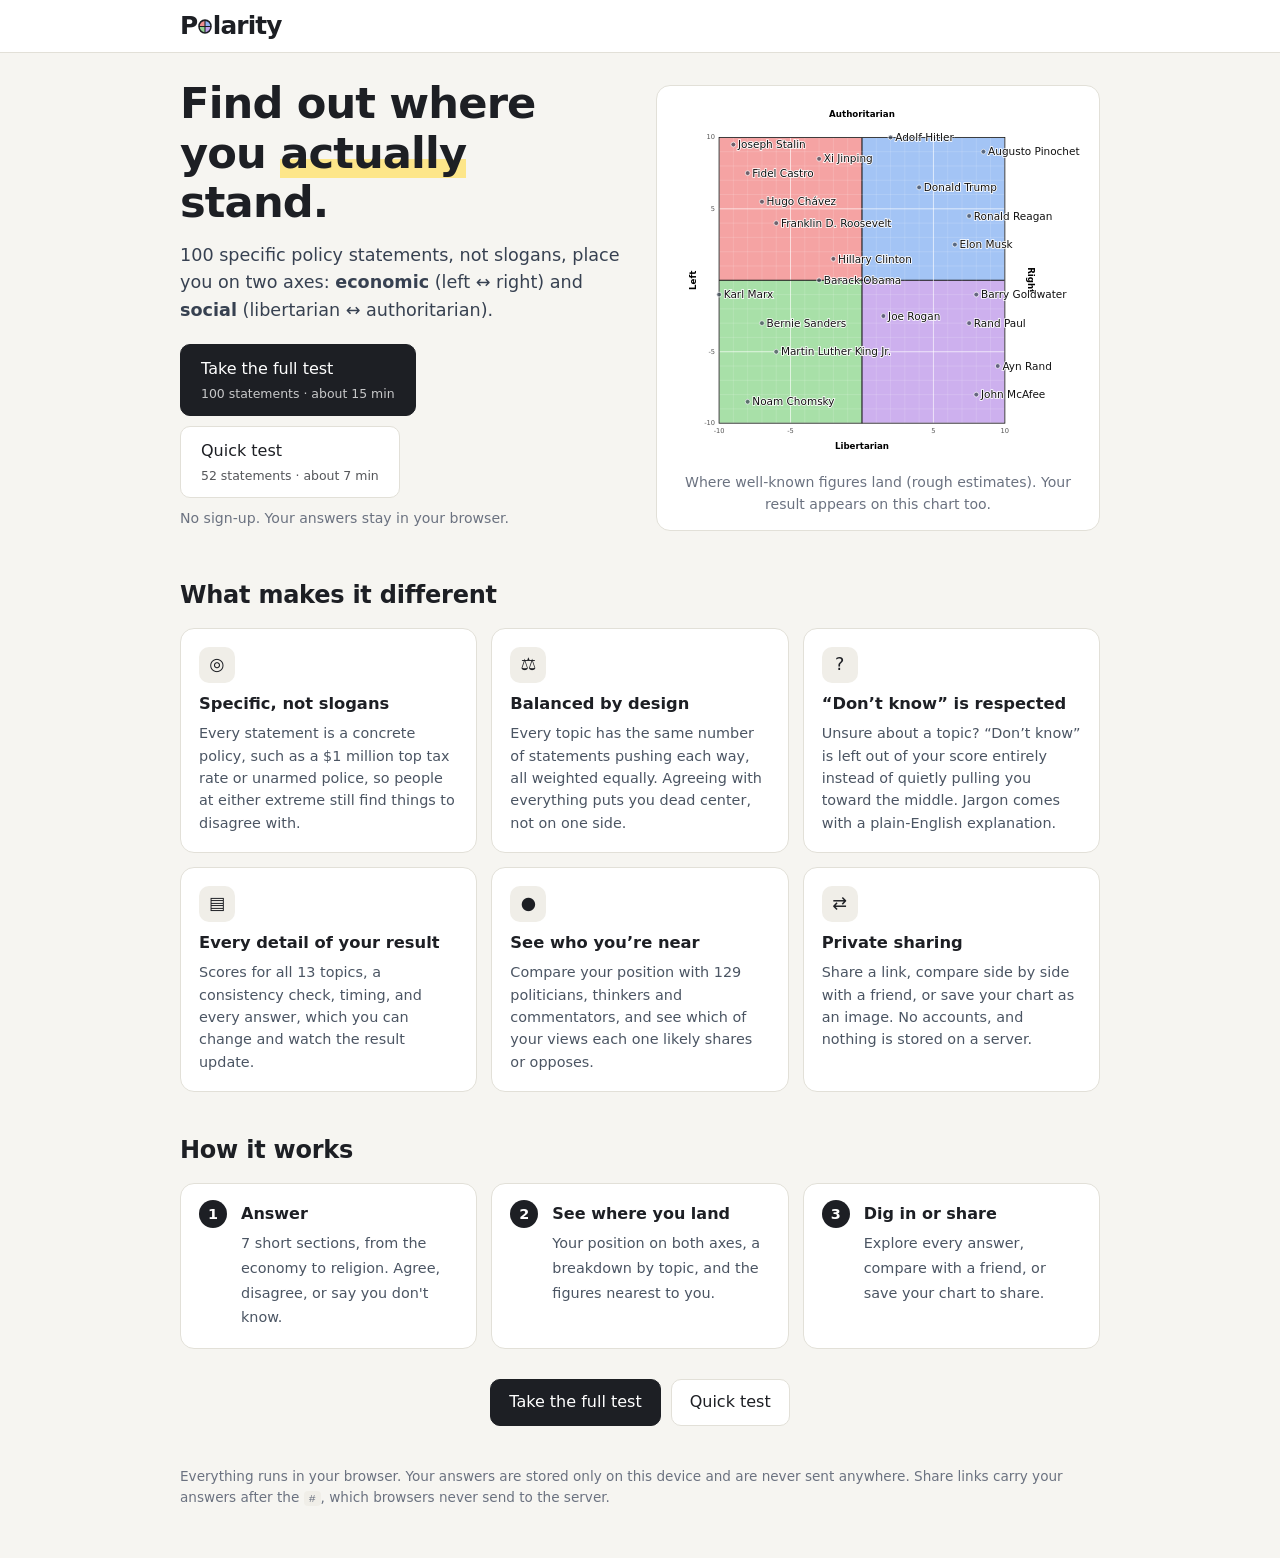
<file: index.html>
<!DOCTYPE html>
<html lang="en">
<head>
<meta charset="utf-8">
<meta name="viewport" content="width=device-width, initial-scale=1">
<title>Polarity — a detailed two-axis political test</title>
<meta name="description" content="A detailed two-axis political test: 100 specific policy statements, balanced scoring, and a full breakdown of your answers.">
<!-- Link previews (iMessage, Discord, X, Facebook, Slack...). Crawlers need ABSOLUTE urls:
     run  node bump-version.js --site=https://your-domain  when deploying (see README). -->
<meta property="og:type" content="website">
<meta property="og:site_name" content="Polarity">
<meta property="og:title" content="Polarity: find out where you actually stand">
<meta property="og:description" content="A detailed two-axis political test: 100 specific policy statements, balanced scoring, and a full breakdown of your answers. Free, no sign-up.">
<meta property="og:url" content="https://polarity.benpolston.com/">
<meta property="og:image" content="https://polarity.benpolston.com/og-image.png?v=20261104.235318">
<meta property="og:image:width" content="1200">
<meta property="og:image:height" content="630">
<meta property="og:image:alt" content="Polarity: find out where you actually stand. A two-axis political compass chart.">
<meta name="twitter:card" content="summary_large_image">
<meta name="twitter:title" content="Polarity: find out where you actually stand">
<meta name="twitter:description" content="A detailed two-axis political test: 100 specific policy statements and a full breakdown of your answers.">
<meta name="twitter:image" content="https://polarity.benpolston.com/og-image.png?v=20261104.235318">
<meta name="twitter:image:alt" content="Polarity: find out where you actually stand. A two-axis political compass chart.">
<meta name="theme-color" content="#f6f5f1">
<link rel="icon" type="image/svg+xml" href="logo.svg?v=20261104.235318">
<link rel="apple-touch-icon" href="apple-touch-icon.png?v=20261104.235318">
<link rel="manifest" href="site.webmanifest?v=20261104.235318">
<!-- ?v= forces browsers to fetch fresh files after each deploy; bump with: node bump-version.js -->
<link rel="stylesheet" href="style.css?v=20261104.235318">
</head>
<body>
<header class="top">
  <div class="wrap">
    <a href="./" id="home" class="brand" aria-label="Polarity, home">
      <span class="wm" aria-hidden="true">P<img class="wm-o" src="logo.svg?v=20261104.235318" alt="">larity</span>
    </a>
    <span id="progress-mini"></span>
  </div>
</header>
<main id="app" class="wrap"></main>
<footer class="wrap foot">
  Everything runs in your browser. Your answers are stored only on this device and are never sent anywhere.
  Share links carry your answers after the <code>#</code>, which browsers never send to the server.
</footer>
<script src="questions.js?v=20261104.235318"></script>
<script src="figures.js?v=20261104.235318"></script>
<script src="core.js?v=20261104.235318"></script>
<script src="app.js?v=20261104.235318"></script>
</body>
</html>
</file>
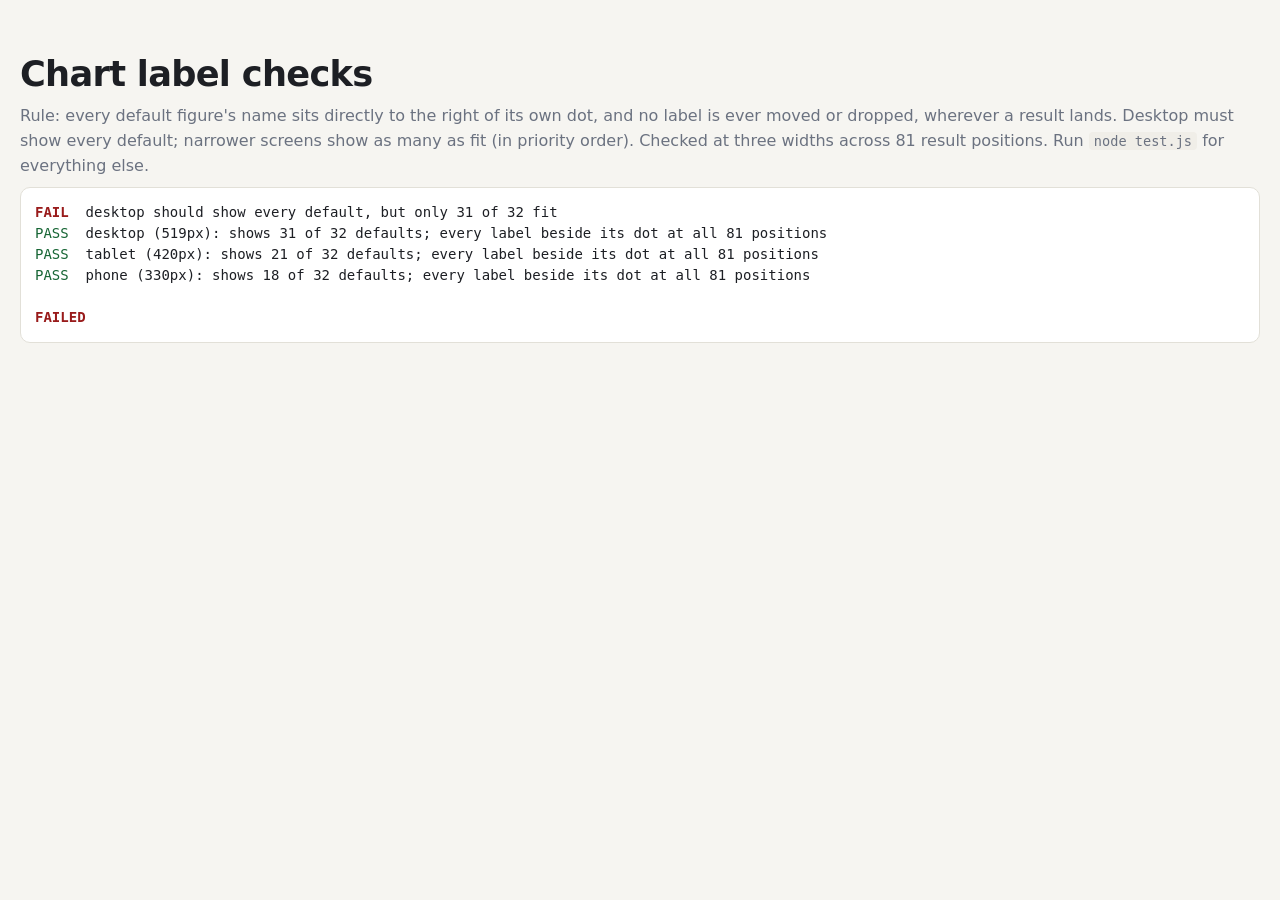
<file: tests.html>
<!DOCTYPE html>
<html lang="en">
<head>
<meta charset="utf-8">
<title>Polarity — chart label checks</title>
<link rel="stylesheet" href="style.css">
<style>
  body{padding:20px}
  .res{font:14px/1.5 ui-monospace,Consolas,monospace;white-space:pre-wrap;background:#fff;border:1px solid var(--line);border-radius:10px;padding:14px}
  .ok{color:#166534}.bad{color:#991b1b;font-weight:700}
  #stage{position:absolute;left:-9999px;top:0}
</style>
</head>
<body>
<!-- stubs the app expects; the app itself stays hidden -->
<a id="home" hidden></a><span id="progress-mini" hidden></span><main id="app" hidden></main>
<h1>Chart label checks</h1>
<p class="muted">Rule: every default figure's name sits directly to the right of its own dot, and no label is ever moved
or dropped, wherever a result lands. Desktop must show every default; narrower screens show as many as fit
(in priority order). Checked at three widths across 81 result positions.
Run <code>node test.js</code> for everything else.</p>
<div class="res" id="out">Running…</div>
<div id="stage"><div id="compass-wrap"></div></div>
<script src="questions.js"></script>
<script src="figures.js"></script>
<script src="core.js"></script>
<script src="app.js"></script>
<script>
(async () => {
  // the app renders into the hidden #app on load (which may create a second #compass-wrap); clear it so
  // the chart is drawn and measured in the visible test stage below
  document.getElementById('app').innerHTML = '';
  const out = document.getElementById('out'), wrap = document.getElementById('compass-wrap');
  const lines = []; let fails = 0;
  for (const [label, width] of [['desktop', 519], ['tablet', 420], ['phone', 330]]) {
    wrap.style.width = width + 'px';
    const shownNames = PolarityTest.fittedDefaults(width);
    const defaults = FIGURES.filter(f => shownNames.includes(f.name));
    if (label === 'desktop' && shownNames.length !== DEFAULT_FIGURES.length) {
      fails++; lines.push(`<span class="bad">FAIL</span>  desktop should show every default, but only ${shownNames.length} of ${DEFAULT_FIGURES.length} fit`);
    }
    const problems = {};
    for (let x = -10; x <= 10; x += 2.5) for (let y = -10; y <= 10; y += 2.5) {
      const figs = defaults.slice().sort((a, b) => Math.hypot(a.econ - x, a.soc - y) - Math.hypot(b.econ - x, b.soc - y));
      wrap.innerHTML = PolarityTest.compassSVG(x, y, figs, null);
      const svg = wrap.querySelector('svg');
      const dotY = {}; svg.querySelectorAll('circle[data-fig]').forEach(c => dotY[c.dataset.fig] = +c.getAttribute('cy'));
      const labels = [...svg.querySelectorAll('text')].filter(t => t.textContent in dotY);
      for (const n of Object.keys(dotY)) {
        const t = labels.find(l => l.textContent === n);
        if (!t) problems[n] = 'no label';
        else { const b = t.getBBox(); if (Math.abs(b.y + b.height / 2 - dotY[n]) > 4) problems[n] = 'moved'; }
      }
    }
    const bad = Object.entries(problems);
    fails += bad.length;
    lines.push(bad.length
      ? `<span class="bad">FAIL</span>  ${label} (${width}px): ${bad.map(([n, w]) => `${n} (${w})`).join(', ')}`
      : `<span class="ok">PASS</span>  ${label} (${width}px): shows ${defaults.length} of ${DEFAULT_FIGURES.length} defaults; every label beside its dot at all 81 positions`);
  }
  lines.push('', fails ? `<span class="bad">FAILED</span>` : `<span class="ok">All label checks passed.</span>`);
  out.innerHTML = lines.join('\n');
  document.title = (fails ? 'FAIL' : 'PASS') + ' — Polarity label checks';
})();
</script>
</body>
</html>
</file>
<file: style.css>
:root{
  --bg:#f6f5f1; --card:#fff; --ink:#1d1f24; --mute:#6b7280; --line:#e2e0d8;
  --left:#c0392b; --right:#2563eb; --lib:#16a34a; --auth:#b45309; --accent:#1d1f24;
  --red:#f5a3a3; --blue:#a3c4f5; --green:#a8e0a8; --purple:#cdb0ee;
}
*{box-sizing:border-box}
body{margin:0;background:var(--bg);color:var(--ink);font:16px/1.55 system-ui,-apple-system,Segoe UI,Roboto,sans-serif}
.wrap{max-width:960px;margin:0 auto;padding:0 20px}
.top{background:#fff;border-bottom:1px solid var(--line);position:sticky;top:0;z-index:5}
.top .wrap{display:flex;justify-content:space-between;align-items:center;height:52px}
.brand{display:flex;align-items:center;color:var(--ink);text-decoration:none}
/* Wordmark: the quadrant mark stands in for the "o" in Polarity */
.wm{font-size:1.55rem;font-weight:800;letter-spacing:-.035em;line-height:1;white-space:nowrap}
.wm-o{display:inline-block;width:.6em;height:.6em;margin:0 .015em 0 .01em;vertical-align:-.03em}
#progress-mini{color:var(--mute);font-size:.9rem}
.foot{color:var(--mute);font-size:.85rem;padding:30px 20px 50px}
h1{font-size:2.2rem;line-height:1.15;letter-spacing:-.02em;margin:34px 0 10px}
h2{font-size:1.35rem;margin:0 0 6px;letter-spacing:-.01em}
h3{font-size:1.05rem;margin:18px 0 6px}
p{margin:.5em 0}
.lead{font-size:1.1rem;color:#374151}
.card{background:var(--card);border:1px solid var(--line);border-radius:14px;padding:22px;margin:18px 0}
.muted{color:var(--mute)}
.small{font-size:.88rem}
button,.btn{font:inherit;cursor:pointer;border-radius:10px;border:1px solid var(--ink);background:var(--ink);color:#fff;padding:10px 18px}
button.ghost,.btn.ghost{background:#fff;color:var(--ink);border-color:var(--line)}
button.ghost:hover{border-color:var(--ink)}
button:disabled{opacity:.4;cursor:default}
.row{display:flex;gap:10px;flex-wrap:wrap;align-items:center}
.grid2{display:grid;grid-template-columns:1fr 1fr;gap:18px}
@media(max-width:760px){.grid2{grid-template-columns:1fr}h1{font-size:1.7rem}}

/* quiz */
.bar{height:6px;background:var(--line);border-radius:4px;overflow:hidden;margin:22px 0 4px}
.bar i{display:block;height:100%;background:var(--ink);transition:width .2s}
.q-card{padding:34px 28px;margin-top:14px}
.q-num{color:var(--mute);font-size:.9rem;margin-bottom:8px}
.q-text{font-size:1.45rem;line-height:1.35;font-weight:600;letter-spacing:-.01em;margin:0 0 26px}
.opts{display:grid;grid-template-columns:repeat(5,1fr);gap:8px}
@media(max-width:640px){.opts{grid-template-columns:1fr}}
.opt{background:#fff;color:var(--ink);border:1.5px solid var(--line);padding:14px 6px;text-align:center;border-radius:12px;font-size:.95rem}
.opt:hover{border-color:var(--ink)}
.opt.sel{background:var(--ink);color:#fff;border-color:var(--ink)}
.opt kbd{display:block;font-size:.72rem;opacity:.55;margin-bottom:4px}
.nav{display:flex;justify-content:space-between;margin-top:18px}

/* results */
.hero{display:grid;grid-template-columns:minmax(0,1.8fr) minmax(0,1fr);gap:24px;align-items:start}
@media(max-width:820px){.hero{grid-template-columns:1fr}}
.big{font-size:2.3rem;font-weight:800;letter-spacing:-.02em;line-height:1.1}
.score-row{display:flex;gap:14px;margin:14px 0}
.score{flex:1;border:1px solid var(--line);border-radius:12px;padding:12px 14px}
.score b{display:block;font-size:1.8rem;letter-spacing:-.02em}
.score small{color:var(--mute)}
svg text{font-family:inherit}
.legend{display:flex;gap:14px;flex-wrap:wrap;font-size:.82rem;color:var(--mute);margin-top:6px}
.dot{display:inline-block;width:10px;height:10px;border-radius:50%;margin-right:5px;vertical-align:middle}

.dbar{display:grid;grid-template-columns:150px 1fr 70px;gap:10px;align-items:center;margin:7px 0;font-size:.9rem}
@media(max-width:600px){.dbar{grid-template-columns:100px 1fr 54px}}
.dtrack{position:relative;height:16px;background:#f0eee8;border-radius:8px}
.dtrack:before{content:"";position:absolute;left:50%;top:-3px;bottom:-3px;width:1px;background:#9ca3af}
.dfill{position:absolute;top:0;bottom:0;border-radius:8px}
.dval{text-align:right;font-variant-numeric:tabular-nums;font-weight:600}
.axislab{display:flex;justify-content:space-between;font-size:.78rem;color:var(--mute);margin:0 70px 0 160px}

.stack{display:flex;height:26px;border-radius:7px;overflow:hidden;font-size:.75rem;color:#fff;margin:4px 0}
.stack span{display:flex;align-items:center;justify-content:center;min-width:0;overflow:hidden}
/* agree/disagree colours deliberately avoid the red/blue/orange/green used for the political axes */
.c0{background:#9d174d}.c1{background:#ec4899}.c2{background:#9ca3af}.c3{background:#14b8a6}.c4{background:#0f766e}

table{width:100%;border-collapse:collapse;font-size:.88rem}
th,td{padding:8px 8px;border-bottom:1px solid var(--line);text-align:left;vertical-align:top}
th{font-size:.78rem;text-transform:uppercase;letter-spacing:.04em;color:var(--mute);cursor:pointer;user-select:none;white-space:nowrap}
td select{font:inherit;padding:4px;border-radius:6px;border:1px solid var(--line);max-width:140px}
.tag{display:inline-block;padding:1px 8px;border-radius:99px;font-size:.75rem;background:#f0eee8;color:#374151;white-space:nowrap}
.tw{overflow-x:auto}
.filters{display:flex;gap:8px;flex-wrap:wrap;margin:10px 0}
.filters select,.filters input{font:inherit;padding:7px 10px;border:1px solid var(--line);border-radius:8px;background:#fff}
.pill{padding:2px 10px;border-radius:99px;font-size:.78rem;font-weight:600}
.pill.ok{background:#dcfce7;color:#166534}.pill.warn{background:#fef3c7;color:#92400e}.pill.bad{background:#fee2e2;color:#991b1b}
ul.clean{list-style:none;padding:0;margin:0}
ul.clean li{padding:7px 0;border-bottom:1px solid var(--line);font-size:.9rem;display:flex;gap:10px;justify-content:space-between}
ul.clean li span:last-child{white-space:nowrap;font-variant-numeric:tabular-nums}
details summary{cursor:pointer;font-weight:600}
.you-pulse{transform-box:fill-box;transform-origin:center;animation:you-pulse 1.6s ease-out .3s 3}
@keyframes you-pulse{0%{opacity:.7;transform:scale(1)}100%{opacity:0;transform:scale(3)}}
@media (prefers-reduced-motion:reduce){.you-pulse{animation:none}}
@media print{.top,.foot,.noprint,button{display:none!important}body{background:#fff}.card{break-inside:avoid}}

.filters label{display:flex;align-items:center;gap:6px;font-size:.9rem}
code{background:#f0eee8;padding:1px 5px;border-radius:4px;font-size:.85em}

.fname{border-bottom:1px dotted var(--mute);cursor:help}
#fig-pop{position:fixed;z-index:50;display:none;width:min(420px,92vw);background:#fff;border:1px solid var(--ink);border-radius:12px;padding:12px 14px;box-shadow:0 8px 28px rgba(0,0,0,.18);font-size:.84rem;line-height:1.4;pointer-events:none}
#fig-pop h4{margin:10px 0 3px;font-size:.82rem}
#fig-pop h4.ok{color:#166534}#fig-pop h4.bad{color:#991b1b}
#fig-pop ul{margin:0;padding-left:16px}#fig-pop li{margin:0 0 5px}
.figpick{margin-top:10px;border:1px solid var(--line);border-radius:10px;overflow:hidden}
.figpick-bar{display:flex;flex-wrap:wrap;gap:6px;align-items:center;padding:8px 10px;background:#faf9f6;border-bottom:1px solid var(--line);font-size:.88rem}
.figpick-bar select{font:inherit;font-size:.85rem;padding:4px 6px;border:1px solid var(--line);border-radius:7px;background:#fff}
.figpick-bar input{font:inherit;font-size:.85rem;padding:4px 8px;border:1px solid var(--line);border-radius:7px;width:130px}
button.sm{padding:4px 10px;font-size:.82rem;border-radius:7px}
.figpick-list{max-height:190px;overflow-y:auto;display:grid;grid-template-columns:repeat(auto-fill,minmax(190px,1fr));gap:0 10px;padding:6px 10px}
.fp-item{display:flex;align-items:center;gap:6px;padding:3px 0;font-size:.86rem;cursor:pointer}
.fp-item .dot{margin:0;flex:none}
.fp-item .fname{flex:1;min-width:0;overflow:hidden;text-overflow:ellipsis;white-space:nowrap}
.fp-d{font-size:.78rem;font-variant-numeric:tabular-nums}

/* "Don't know" */
.skiprow{margin-top:10px}
.opt.skip{width:100%;border-style:dashed;padding:10px 6px}
.opt.skip kbd{display:inline;margin:0 8px 0 0}
.opt.skip.sel .muted{color:#ddd}
.c5{background:repeating-linear-gradient(45deg,#d1d5db 0 5px,#e5e7eb 5px 10px);color:#374151!important}
.pill.skip{background:#f3f4f6;color:#4b5563}

/* share / compare / shared view */
.txt{font:inherit;font-size:.9rem;padding:8px 10px;border:1px solid var(--line);border-radius:8px;flex:1;min-width:0;background:#fff}
#share-card .row{flex-wrap:nowrap}
.banner{background:#fffbeb;border-color:#fcd34d;margin-top:22px}
.dot.ring{background:#fff;border:2.5px solid #111;box-sizing:border-box}
.cmp-topic{margin:10px 0 2px}
.cmp-topic .dbar{margin:3px 0}
.cmp-list li{display:block}
ul.clean.cmp-list li span{white-space:normal}               /* statements wrap; the ul.clean no-wrap rule is for short numbers */
.grid2>*{min-width:0}                                /* columns shrink to the card instead of growing with long text */
details summary{margin-top:10px}

/* ---------- small screens ---------- */
@media (max-width:640px){
  .wrap{padding:0 14px}
  h1{margin:22px 0 8px}
  .card{padding:16px;border-radius:12px}
  .q-card{padding:22px 16px}
  .q-text{font-size:1.2rem;margin-bottom:18px}
  .opt{padding:12px 10px;text-align:left;display:flex;align-items:center;gap:10px}
  .opt kbd{display:inline;margin:0}
  .big{font-size:1.8rem}
  .score-row{flex-direction:column;gap:8px}
  .score b{font-size:1.5rem}
  .dbar{grid-template-columns:96px 1fr 48px;gap:8px;font-size:.8rem}
  .axislab{margin:0 56px 0 104px}
  .figpick-bar input{width:100%;flex:1 1 100%}
  .figpick-bar select{flex:1}
  .figpick-list{grid-template-columns:1fr;max-height:220px}
  .fp-item{padding:6px 0}                       /* bigger tap targets */
  #share-card .row{flex-wrap:wrap}
  #share-card .row button{width:100%}
  .row button{flex:1 1 auto}
  table{font-size:.8rem}
  th,td{padding:6px 5px}
  td select{max-width:110px}
  .wm{font-size:1.35rem}
}

/* statement explanations */
.helplink{background:none;border:0;color:var(--mute);padding:0;margin:-14px 0 16px;font-size:.88rem;text-decoration:underline dotted;text-underline-offset:3px;cursor:pointer}
.helplink:hover{color:var(--ink)}
.help{background:#f6f5f1;border-left:3px solid var(--line);border-radius:6px;padding:10px 12px;margin:-6px 0 18px;font-size:.92rem;color:#374151}

/* results section navigation */
.rnav{position:sticky;top:52px;z-index:4;display:flex;gap:4px;overflow-x:auto;scrollbar-width:none;background:var(--bg);
  padding:8px 0;margin:0 0 6px;border-bottom:1px solid var(--line)}
.rnav::-webkit-scrollbar{display:none}
.rnav a{flex:none;padding:6px 12px;border-radius:99px;font-size:.86rem;color:#374151;text-decoration:none;white-space:nowrap}
.rnav a:hover{background:#eceae3}
.rnav a.on{background:var(--ink);color:#fff}
#overview,#compare,#figs,#topics,#style,#consistency,#timing,#answers,#method{scroll-margin-top:112px}

/* ---------- landing page ---------- */
.land-hero{display:grid;grid-template-columns:minmax(0,1fr) minmax(0,1fr);gap:32px;align-items:center;margin:26px 0 10px}
.land-hero h1{font-size:2.7rem;margin:0 0 14px}
.land-hero h1 em{font-style:normal;background:linear-gradient(transparent 62%,#fde68a 62%)}
.land-cta{margin:20px 0 10px}
.land-cta button{display:flex;flex-direction:column;align-items:flex-start;gap:2px;padding:12px 20px;text-align:left}
.cta-sub{font-size:.78rem;font-weight:400;opacity:.75}
.land-chart{margin:0;padding:14px}
.land-chart figcaption{text-align:center;margin-top:4px}
.land-h2{font-size:1.5rem;margin:40px 0 14px}
.feats{display:grid;grid-template-columns:repeat(3,minmax(0,1fr));gap:14px}
.feat{background:var(--card);border:1px solid var(--line);border-radius:14px;padding:18px}
.feat h3{margin:8px 0 6px;font-size:1.02rem}
.feat p{margin:0;font-size:.9rem;color:#4b5563}
.feat-i{width:36px;height:36px;border-radius:10px;background:#f0eee8;display:flex;align-items:center;justify-content:center;font-size:1.1rem}
.steps{list-style:none;padding:0;margin:0;display:grid;grid-template-columns:repeat(3,minmax(0,1fr));gap:14px;counter-reset:s}
.steps li{counter-increment:s;background:var(--card);border:1px solid var(--line);border-radius:14px;padding:18px 18px 18px 60px;position:relative}
.steps li:before{content:counter(s);position:absolute;left:18px;top:16px;width:28px;height:28px;border-radius:50%;background:var(--ink);color:#fff;display:flex;align-items:center;justify-content:center;font-weight:700;font-size:.9rem}
.steps b{display:block;margin-bottom:4px}
.steps span{font-size:.9rem;color:#4b5563}
.land-bottom{display:flex;gap:10px;justify-content:center;margin:30px 0 10px}
@media(max-width:820px){
  .land-hero{grid-template-columns:1fr}
  .feats,.steps{grid-template-columns:1fr}
  .land-hero h1{font-size:2rem}
}
/* touch screens: the box can be tapped and scrolled; scrolling it doesn't scroll the page */
#fig-pop.touch{pointer-events:auto;max-height:min(70vh,calc(100vh - 16px));overflow-y:auto;overscroll-behavior:contain;-webkit-overflow-scrolling:touch}
#fig-pop .pop-x{float:right;margin:-6px -6px 0 8px;width:32px;height:32px;padding:0;border:0;background:none;color:var(--ink);font-size:1.4rem;line-height:1;cursor:pointer}
#fig-pop .why{margin:8px 0 2px;padding:7px 9px;background:#f6f5f1;border-radius:7px;font-size:.82rem}
</file>
